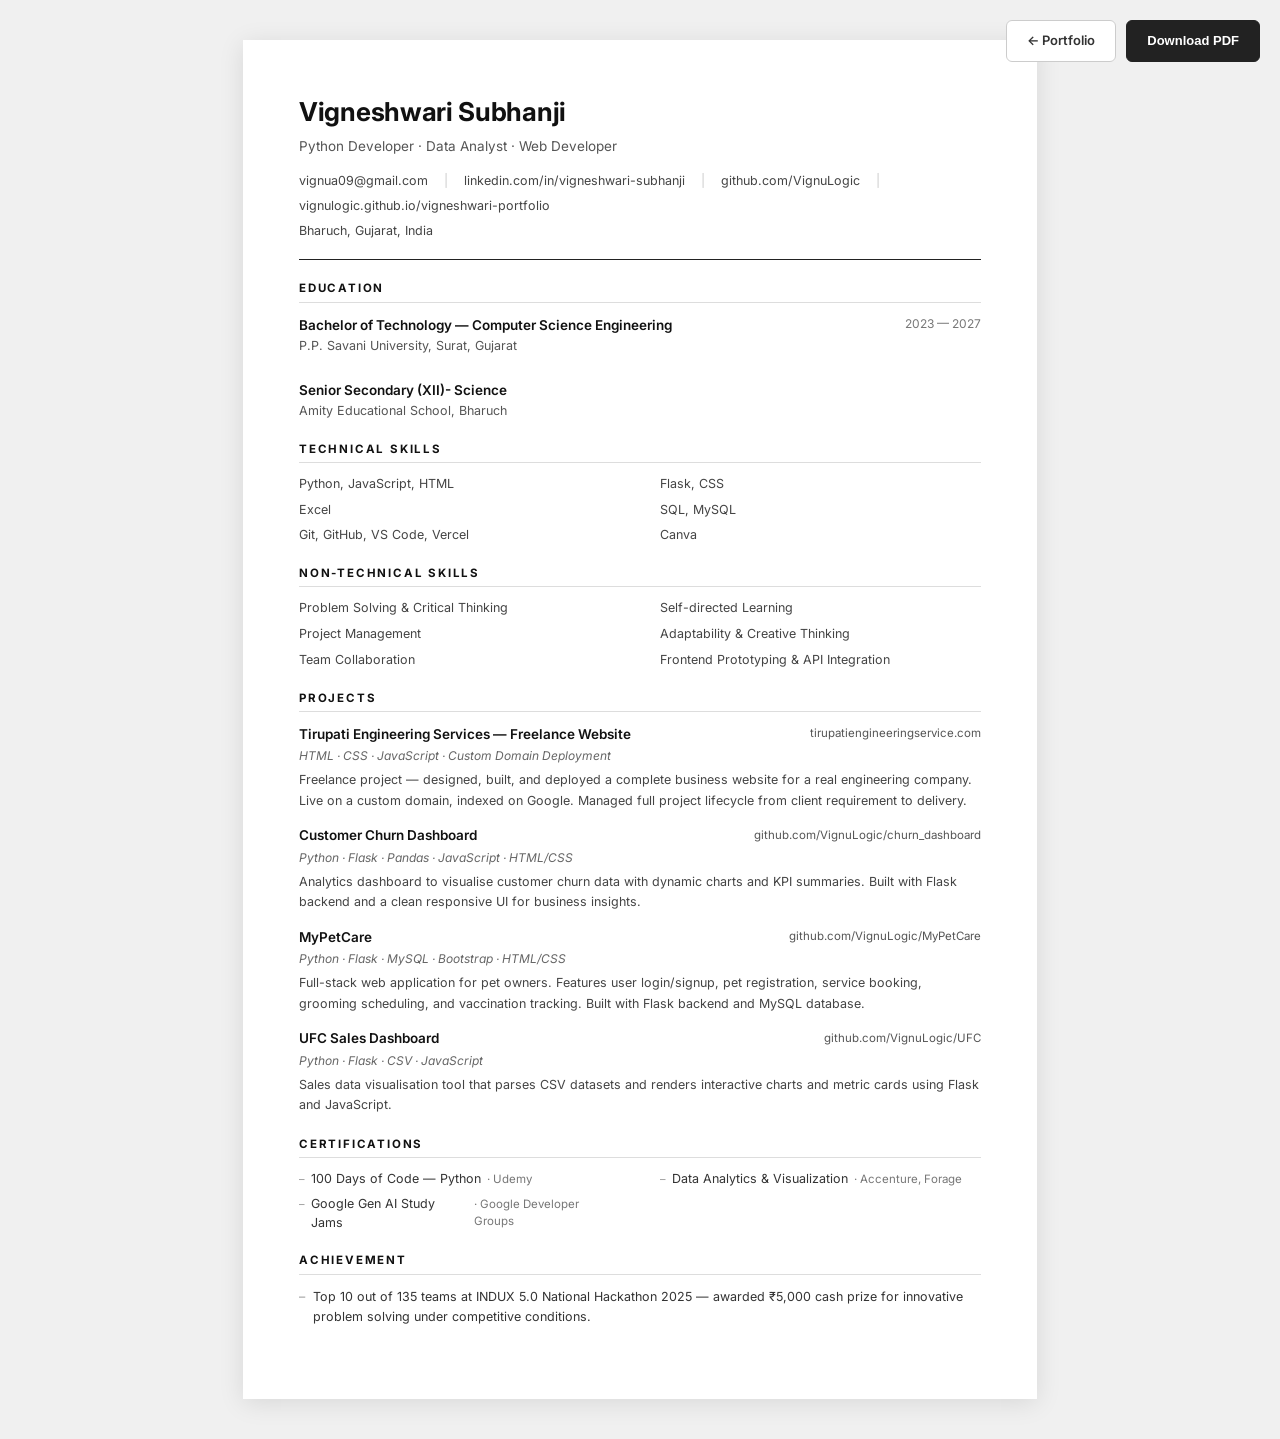
<file: resume.html>
<!DOCTYPE html>
<html lang="en">
<head>
  <meta charset="UTF-8"/>
  <meta name="viewport" content="width=device-width, initial-scale=1.0"/>
  <title>Vigneshwari Subhanji | Resume</title>
  <link href="https://fonts.googleapis.com/css2?family=Inter:wght@300;400;500;600;700&display=swap" rel="stylesheet"/>
  <style>
    * { margin: 0; padding: 0; box-sizing: border-box; }

    body {
      font-family: 'Inter', sans-serif;
      background: #f0f0f0;
      color: #1a1a1a;
      line-height: 1.5;
    }

    .page-controls {
      position: fixed;
      top: 20px;
      right: 20px;
      display: flex;
      gap: 10px;
      z-index: 999;
    }

    .btn {
      padding: 10px 20px;
      border-radius: 6px;
      font-size: 13px;
      font-weight: 600;
      cursor: pointer;
      border: 1px solid #ccc;
      text-decoration: none;
      display: inline-block;
      background: #fff;
      color: #333;
    }

    .btn-print {
      background: #222;
      color: #fff;
      border-color: #222;
    }

    .resume {
      width: 794px;
      min-height: 1123px;
      margin: 40px auto;
      background: #fff;
      padding: 52px 56px;
      box-shadow: 0 4px 24px rgba(0,0,0,0.10);
    }

    /* ── HEADER ── */
    .r-name {
      font-size: 26px;
      font-weight: 700;
      color: #111;
      letter-spacing: -0.3px;
    }

    .r-role {
      font-size: 13.5px;
      color: #555;
      font-weight: 400;
      margin: 5px 0 12px;
    }

    .r-contacts {
      font-size: 12.5px;
      color: #444;
      padding-bottom: 16px;
      border-bottom: 1.5px solid #222;
      margin-bottom: 20px;
      line-height: 2;
    }

    .r-contacts a {
      color: #444;
      text-decoration: none;
    }

    .r-contacts a:hover { text-decoration: underline; }

    .r-contacts .sep {
      margin: 0 12px;
      color: #ccc;
    }

    /* ── SECTIONS ── */
    .r-section {
      margin-bottom: 20px;
    }

    .r-section-title {
      font-size: 11.5px;
      font-weight: 700;
      text-transform: uppercase;
      letter-spacing: 1.8px;
      color: #111;
      border-bottom: 1px solid #ddd;
      padding-bottom: 4px;
      margin-bottom: 12px;
    }

    /* ── EDUCATION ── */
    .r-edu-row {
      display: flex;
      justify-content: space-between;
      align-items: flex-start;
    }

    .r-edu-left h4 {
      font-size: 13.5px;
      font-weight: 600;
      color: #111;
    }

    .r-edu-left p {
      font-size: 12.5px;
      color: #555;
      margin-top: 2px;
    }

    .r-edu-right {
      font-size: 12px;
      color: #777;
      text-align: right;
      flex-shrink: 0;
    }

    /* ── SKILLS ── */
    .r-skills-grid {
      display: grid;
      grid-template-columns: 1fr 1fr;
      gap: 7px 40px;
    }

    .r-skill-row {
      display: flex;
      align-items: baseline;
      gap: 8px;
      font-size: 12.5px;
    }

    .r-skill-label {
      font-weight: 600;
      color: #111;
      min-width: 105px;
      flex-shrink: 0;
    }

    .r-skill-value {
      color: #444;
    }

    /* ── PROJECTS ── */
    .r-project {
      margin-bottom: 14px;
    }

    .r-project-header {
      display: flex;
      justify-content: space-between;
      align-items: center;
      margin-bottom: 3px;
    }

    .r-project-header h4 {
      font-size: 13.5px;
      font-weight: 600;
      color: #111;
    }

    .r-project-header a {
      font-size: 11.5px;
      color: #555;
      text-decoration: none;
    }

    .r-project-header a:hover { text-decoration: underline; }

    .r-project-tech {
      font-size: 12px;
      color: #666;
      font-style: italic;
      margin-bottom: 5px;
    }

    .r-project p {
      font-size: 12.5px;
      color: #444;
      line-height: 1.65;
    }

    /* ── CERTIFICATIONS ── */
    .r-cert-grid {
      display: grid;
      grid-template-columns: 1fr 1fr;
      gap: 6px 40px;
    }

    .r-cert-item {
      font-size: 12.5px;
      color: #333;
      display: flex;
      align-items: baseline;
      gap: 6px;
    }

    .r-cert-item::before {
      content: '–';
      color: #999;
      font-size: 11px;
      flex-shrink: 0;
    }

    .r-cert-item small {
      color: #777;
      font-size: 11.5px;
    }

    /* ── ACHIEVEMENT ── */
    .r-achievement-item {
      font-size: 12.5px;
      color: #333;
      display: flex;
      gap: 8px;
      align-items: baseline;
      line-height: 1.6;
    }

    .r-achievement-item::before {
      content: '–';
      color: #999;
      flex-shrink: 0;
    }

    /* ── PRINT ── */
    @media print {
      body { background: #fff; }
      .page-controls { display: none; }
      .resume {
        margin: 0;
        box-shadow: none;
        padding: 36px 44px;
        width: 100%;
      }
    }
  </style>
</head>
<body>

  <div class="page-controls">
    <a href="index.html" class="btn btn-back">← Portfolio</a>
    <button class="btn btn-print" onclick="window.print()">Download PDF</button>
  </div>

  <div class="resume">

    <!-- Header -->
    <div class="r-name">Vigneshwari Subhanji</div>
    <div class="r-role">Python Developer · Data Analyst · Web Developer</div>
    <div class="r-contacts">
      <div>
        <a href="mailto:vignua09@gmail.com">vignua09@gmail.com</a>
        <span class="sep">|</span>
        <a href="https://www.linkedin.com/in/vigneshwari-subhanji-b9b290312/" target="_blank">linkedin.com/in/vigneshwari-subhanji</a>
        <span class="sep">|</span>
        <a href="https://github.com/VignuLogic" target="_blank">github.com/VignuLogic</a>
        <span class="sep">|</span>
        <a href="https://vignulogic.github.io/vigneshwari-portfolio/" target="_blank">vignulogic.github.io/vigneshwari-portfolio</a>
      </div>
      <div>Bharuch, Gujarat, India</div>
    </div>

    <!-- Education -->
    <div class="r-section">
      <div class="r-section-title">Education</div>
      <div class="r-edu-row">
        <div class="r-edu-left">
          <h4>Bachelor of Technology — Computer Science Engineering</h4>
          <p>P.P. Savani University, Surat, Gujarat</p>
          <br>
          <h4>Senior Secondary (XII)- Science</h4>
          <p>Amity Educational School, Bharuch</p>
        </div>
        <div class="r-edu-right">
          2023 — 2027<br>
        </div>
      </div>
    </div>

    <!-- Skills -->
    <div class="r-section">
      <div class="r-section-title">Technical Skills</div>
      <div class="r-skills-grid">
        <div class="r-skill-row">
          <span class="r-skill-value">Python, JavaScript, HTML</span>
        </div>
        <div class="r-skill-row">
          <span class="r-skill-value">Flask, CSS</span>
        </div>
        <div class="r-skill-row">
          <span class="r-skill-value">Excel</span>
        </div>
        <div class="r-skill-row">
          <span class="r-skill-value">SQL, MySQL</span>
        </div>
        <div class="r-skill-row">
          <span class="r-skill-value">Git, GitHub, VS Code, Vercel</span>
        </div>
        <div class="r-skill-row">
          <span class="r-skill-value">Canva</span>
        </div>
      </div>
    </div>

    <!-- Non Technical Skills -->
    <div class="r-section">
      <div class="r-section-title">Non-Technical Skills</div>
      <div class="r-skills-grid">
        <div class="r-skill-row">
          <span class="r-skill-value">Problem Solving & Critical Thinking</span>
        </div>
        <div class="r-skill-row">
          <span class="r-skill-value">Self-directed Learning</span>
        </div>
        <div class="r-skill-row">
          <span class="r-skill-value">Project Management</span>
        </div>
        <div class="r-skill-row">
          <span class="r-skill-value">Adaptability & Creative Thinking</span>
        </div>
        <div class="r-skill-row">
          <span class="r-skill-value">Team Collaboration</span>
        </div>
        <div class="r-skill-row">
          <span class="r-skill-value">Frontend Prototyping & API Integration</span>
        </div>
      </div>
    </div>

    <!-- Projects -->
    <div class="r-section">
      <div class="r-section-title">Projects</div>

      <div class="r-project">
        <div class="r-project-header">
          <h4>Tirupati Engineering Services — Freelance Website</h4>
          <a href="http://www.tirupatiengineeringservice.com" target="_blank">tirupatiengineeringservice.com</a>
        </div>
        <div class="r-project-tech">HTML · CSS · JavaScript · Custom Domain Deployment</div>
        <p>Freelance project — designed, built, and deployed a complete business website for a real engineering company. Live on a custom domain, indexed on Google. Managed full project lifecycle from client requirement to delivery.</p>
      </div>

      <div class="r-project">
        <div class="r-project-header">
          <h4>Customer Churn Dashboard</h4>
          <a href="https://github.com/VignuLogic/churn_dashboard" target="_blank">github.com/VignuLogic/churn_dashboard</a>
        </div>
        <div class="r-project-tech">Python · Flask · Pandas · JavaScript · HTML/CSS</div>
        <p>Analytics dashboard to visualise customer churn data with dynamic charts and KPI summaries. Built with Flask backend and a clean responsive UI for business insights.</p>
      </div>

      <div class="r-project">
        <div class="r-project-header">
          <h4>MyPetCare</h4>
          <a href="https://github.com/VignuLogic/MyPetCare" target="_blank">github.com/VignuLogic/MyPetCare</a>
        </div>
        <div class="r-project-tech">Python · Flask · MySQL · Bootstrap · HTML/CSS</div>
        <p>Full-stack web application for pet owners. Features user login/signup, pet registration, service booking, grooming scheduling, and vaccination tracking. Built with Flask backend and MySQL database.</p>
      </div>

      <div class="r-project">
        <div class="r-project-header">
          <h4>UFC Sales Dashboard</h4>
          <a href="https://github.com/VignuLogic/UFC" target="_blank">github.com/VignuLogic/UFC</a>
        </div>
        <div class="r-project-tech">Python · Flask · CSV · JavaScript</div>
        <p>Sales data visualisation tool that parses CSV datasets and renders interactive charts and metric cards using Flask and JavaScript.</p>
      </div>
    </div>

    <!-- Certifications -->
    <div class="r-section">
      <div class="r-section-title">Certifications</div>
      <div class="r-cert-grid">
        <div class="r-cert-item">100 Days of Code — Python <small>· Udemy</small></div>
        <div class="r-cert-item">Data Analytics & Visualization <small>· Accenture, Forage</small></div>
        <div class="r-cert-item">Google Gen AI Study Jams <small>· Google Developer Groups</small></div>
      </div>
    </div>

    <!-- Achievement -->
    <div class="r-section">
      <div class="r-section-title">Achievement</div>
      <div class="r-achievement-item">
        Top 10 out of 135 teams at INDUX 5.0 National Hackathon 2025 — awarded ₹5,000 cash prize for innovative problem solving under competitive conditions.
      </div>
    </div>

  </div>
</body>
</html>
</file>
